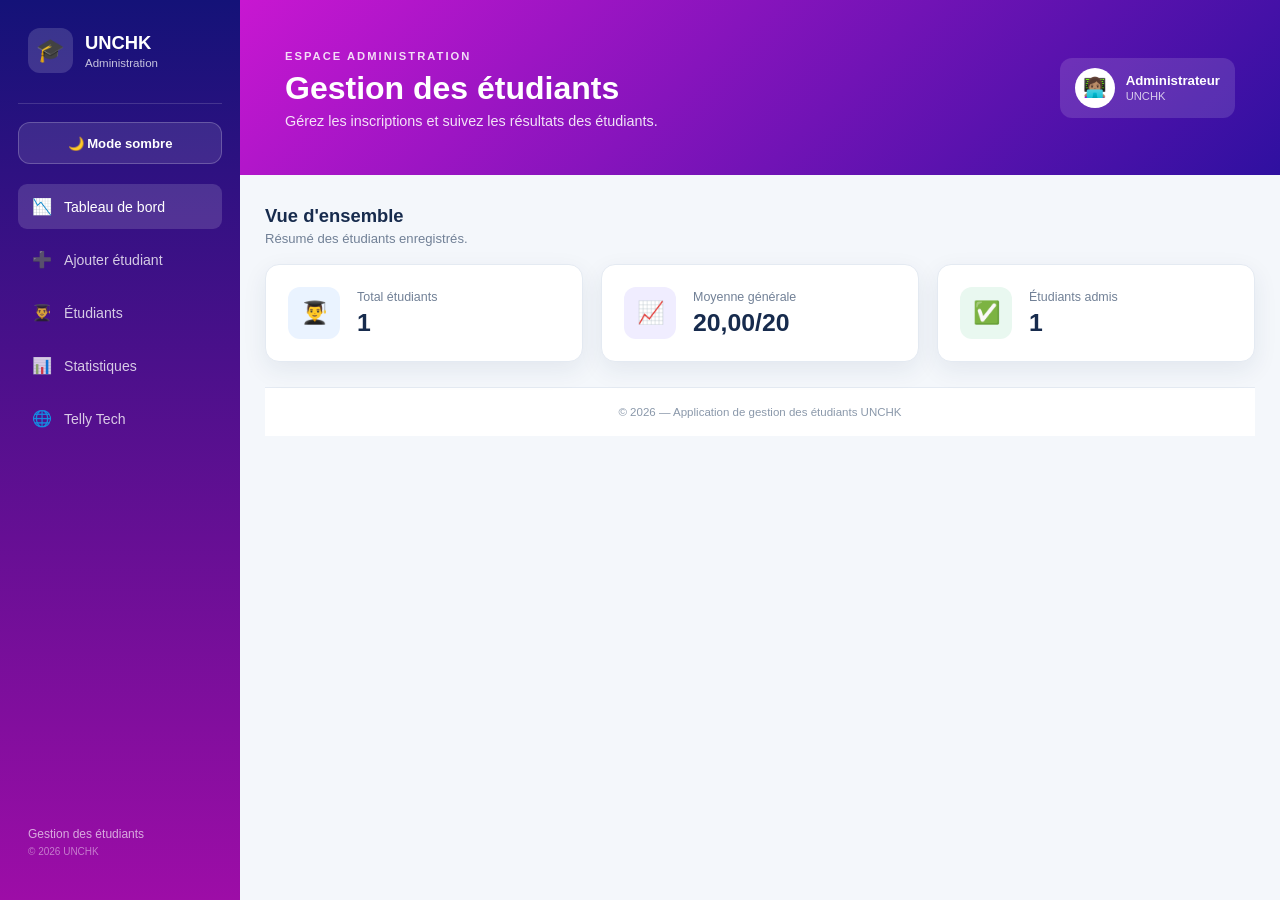
<file: index.html>
<!DOCTYPE html>
<html lang="fr">

<head>
    <meta charset="UTF-8">
    <meta name="viewport" content="width=device-width, initial-scale=1.0">

    <title>Gestion des étudiants UNCHK</title>

    <link rel="stylesheet" href="style.css">
</head>
<body>
    <aside class="barre-laterale">

        <div class="logo">
            <div class="icone-logo">🎓</div>
            <div>
                <strong>UNCHK</strong>
                <span>Administration</span>
            </div>
        </div>

        <button type="button" class="bouton-theme" aria-pressed="false">
            🌙 Mode sombre
        </button>

        <nav class="menu">

            <a href="index.html" class="lien-menu actif" aria-current="page">
                <span>📉</span>
                Tableau de bord
            </a>

            <a href="ajout.html" class="lien-menu">
                <span>➕</span>
                Ajouter étudiant
            </a>

            <a href="liste.html" class="lien-menu">
                <span>👨‍🎓</span>
                Étudiants
            </a>
            <a href="classe.html" class="lien-menu">
                <span>📊</span>
                Statistiques
            </a>
            <a href="https://telly-tech.com/" class="lien-menu">
                <span>🌐</span>
                Telly Tech
            </a>

        </nav>

        <div class="bas-barre">
            <p>Gestion des étudiants</p>
            <small>© 2026 UNCHK</small>
        </div>

    </aside>

    <div class="contenu-principal">


        <header class="en-tete">

            <div>
                <span class="etiquette-page">ESPACE ADMINISTRATION</span>

                <h1>Gestion des étudiants</h1>

                <p>
                    Gérez les inscriptions et suivez les résultats des étudiants.
                </p>
            </div>

            <div class="profil">
                <div class="icone-profil">👩🏽‍💻</div>

                <div>
                    <strong>Administrateur</strong>
                    <span>UNCHK</span>
                </div>
            </div>

        </header>


        <main class="conteneur">


            <section class="section-stats">

                <div class="titre-section">
                    <div>
                        <h2>Vue d'ensemble</h2>
                        <p>Résumé des étudiants enregistrés.</p>
                    </div>
                </div>


                <div class="grille-stats">

                    <div class="carte-stat">

                        <div class="icone-stat icone-bleue">
                            👨‍🎓
                        </div>

                        <div class="contenu-stat">
                            <span>Total étudiants</span>
                            <strong id="total-etudiants">0</strong>
                        </div>

                    </div>


                    <div class="carte-stat">

                        <div class="icone-stat icone-violette">
                            📈
                        </div>

                        <div class="contenu-stat">
                            <span>Moyenne générale</span>
                            <strong id="moyenne-generale">0,00/20</strong>
                        </div>

                    </div>


                    <div class="carte-stat">

                        <div class="icone-stat icone-verte">
                            ✅
                        </div>

                        <div class="contenu-stat">
                            <span>Étudiants admis</span>
                            <strong id="etudiants-admis">0</strong>
                        </div>

                    </div>

                </div>

            </section>




        <footer>
            <p>
                © 2026 — Application de gestion des étudiants UNCHK
            </p>
        </footer>

    </div>


    <script src="script.js"></script>

</body>

</html>
</file>
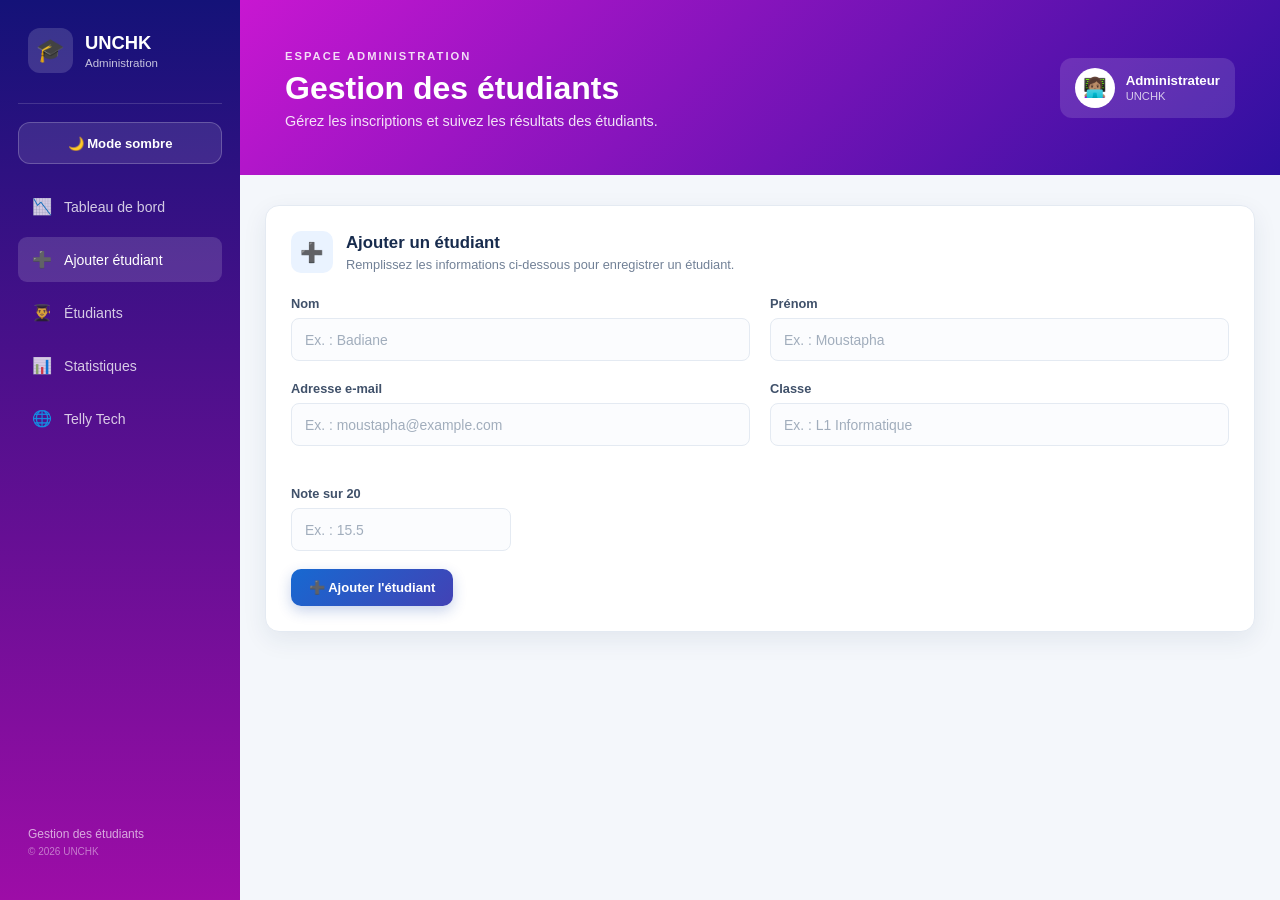
<file: ajout.html>
<!DOCTYPE html>
<html lang="fr">
<head>
    <meta charset="UTF-8">
    <meta name="viewport" content="width=device-width, initial-scale=1.0">
    <title>Ajouter un étudiant | UNCHK</title>
    <link rel="stylesheet" href="style.css">
</head>
<body>
    <aside class="barre-laterale">

        <div class="logo">
            <div class="icone-logo">🎓</div>
            <div>
                <strong>UNCHK</strong>
                <span>Administration</span>
            </div>
        </div>

        <button type="button" class="bouton-theme" aria-pressed="false">
            🌙 Mode sombre
        </button>

        <nav class="menu">

            <a href="index.html" class="lien-menu">
                <span>📉</span>
                Tableau de bord
            </a>

            <a href="ajout.html" class="lien-menu actif" aria-current="page">
                <span>➕</span>
                Ajouter étudiant
            </a>

            <a href="liste.html" class="lien-menu">
                <span>👨‍🎓</span>
                Étudiants
            </a>
            <a href="classe.html" class="lien-menu">
                <span>📊</span>
                Statistiques
            </a>
            <a href="https://telly-tech.com/" class="lien-menu">
                <span>🌐</span>
                Telly Tech
            </a>

        </nav>

        <div class="bas-barre">
            <p>Gestion des étudiants</p>
            <small>© 2026 UNCHK</small>
        </div>

    </aside>

    <div class="contenu-principal">


        <header class="en-tete">

            <div>
                <span class="etiquette-page">ESPACE ADMINISTRATION</span>

                <h1>Gestion des étudiants</h1>

                <p>
                    Gérez les inscriptions et suivez les résultats des étudiants.
                </p>
            </div>

            <div class="profil">
                <div class="icone-profil">👩🏽‍💻</div>

                <div>
                    <strong>Administrateur</strong>
                    <span>UNCHK</span>
                </div>
            </div>

        </header>


        <main class="conteneur">


            


            <section class="carte-contenu" id="ajouter">

                <div class="titre-carte">

                    <div class="icone-titre">
                        ➕
                    </div>

                    <div>
                        <h2>Ajouter un étudiant</h2>
                        <p>
                            Remplissez les informations ci-dessous pour enregistrer un étudiant.
                        </p>
                    </div>

                </div>


                <form id="form-etudiant">

                    <div class="grille-formulaire">

                        <div class="champ-formulaire">

                            <label for="nom">
                                Nom
                            </label>

                            <input
                                type="text"
                                id="nom"
                                name="nom"
                                placeholder="Ex. : Badiane"
                            >

                        </div>


                        <div class="champ-formulaire">

                            <label for="prenom">
                                Prénom
                            </label>

                            <input
                                type="text"
                                id="prenom"
                                name="prenom"
                                placeholder="Ex. : Moustapha"
                            >

                        </div>


                        <div class="champ-formulaire">

                            <label for="email">
                                Adresse e-mail
                            </label>

                            <input
                                type="email"
                                id="email"
                                name="email"
                                placeholder="Ex. : moustapha@example.com"
                            >

                        </div>


                        <div class="champ-formulaire">

                            <label for="classe">
                                Classe
                            </label>

                            <input
                                type="text"
                                id="classe"
                                name="classe"
                                placeholder="Ex. : L1 Informatique"
                            >

                        </div>


                        <div class="champ-formulaire champ-note">

                            <label for="note">
                                Note sur 20
                            </label>

                            <input
                                type="number"
                                id="note"
                                name="note"
                                min="0"
                                max="20"
                                step="0.5"
                                placeholder="Ex. : 15.5"
                            >

                        </div>

                    </div>


                    <div id="form-message" class="message-formulaire"></div>


                    <div class="actions-formulaire">

                        <button
                            type="submit"
                            class="bouton bouton-principal"
                        >
                            ➕ Ajouter l'étudiant
                        </button>


                        <button
                            type="button"
                            id="btn-annuler-modif"
                            class="bouton bouton-secondaire cache"
                        >
                            Annuler la modification
                        </button>

                    </div>

                </form>

            </section>
    
    <script src="script.js"></script>
</body>
</html>
</file>
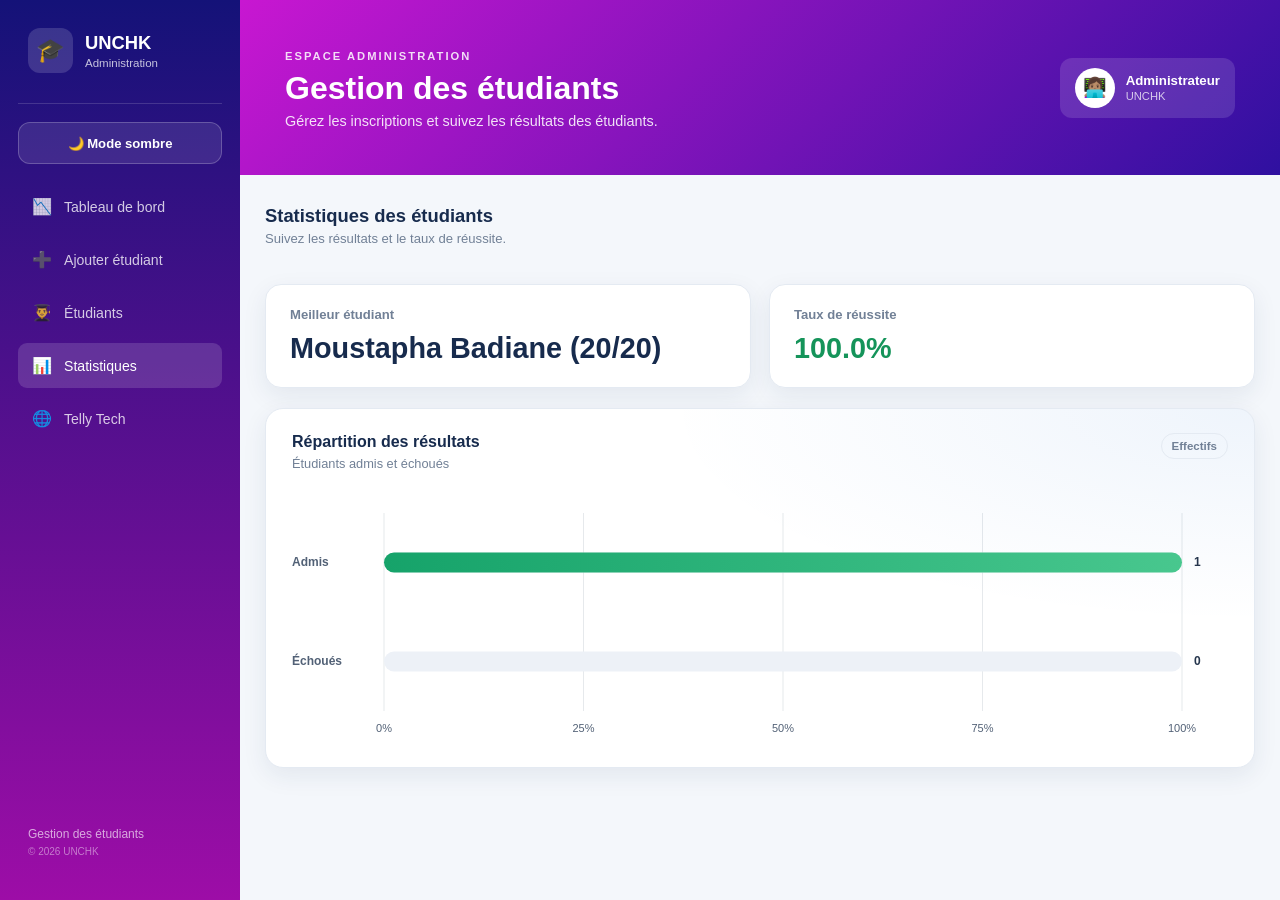
<file: classe.html>
<!DOCTYPE html>
<html lang="fr">
<head>
    <meta charset="UTF-8">
    <meta name="viewport" content="width=device-width, initial-scale=1.0">
    <title>Statistiques | UNCHK</title>
    <link rel="stylesheet" href="style.css">
</head>
<body>
    <aside class="barre-laterale">

        <div class="logo">
            <div class="icone-logo">🎓</div>
            <div>
                <strong>UNCHK</strong>
                <span>Administration</span>
            </div>
        </div>

        <button type="button" class="bouton-theme" aria-pressed="false">
            🌙 Mode sombre
        </button>

        <nav class="menu">
            <a href="index.html" class="lien-menu">
                <span>📉</span>
                Tableau de bord
            </a>
            <a href="ajout.html" class="lien-menu">
                <span>➕</span>
                Ajouter étudiant
            </a>
            <a href="liste.html" class="lien-menu">
                <span>👨‍🎓</span>
                Étudiants
            </a>
            <a href="classe.html" class="lien-menu actif" aria-current="page">
                <span>📊</span>
                Statistiques
            </a>
            <a href="https://telly-tech.com/" class="lien-menu">
                <span>🌐</span>
                Telly Tech
            </a>
        </nav>
         <div class="bas-barre">
            <p>Gestion des étudiants</p>
            <small>© 2026 UNCHK</small>
        </div>

    </aside>
    <div class="contenu-principal">


        <header class="en-tete">

            <div>
                <span class="etiquette-page">ESPACE ADMINISTRATION</span>

                <h1>Gestion des étudiants</h1>

                <p>
                    Gérez les inscriptions et suivez les résultats des étudiants.
                </p>
            </div>

            <div class="profil">
                <div class="icone-profil">👩🏽‍💻</div>

                <div>
                    <strong>Administrateur</strong>
                    <span>UNCHK</span>
                </div>
            </div>
        </header>
        <main class="conteneur">
            <section class="section-statistiques" aria-labelledby="titre-statistiques">
                <div class="titre-section">
                    <div>
                        <h2 id="titre-statistiques">Statistiques des étudiants</h2>
                        <p>Suivez les résultats et le taux de réussite.</p>
                    </div>
                </div>

                <div class="resume-statistiques">
                    <article class="carte-statistique">
                        <span class="libelle-statistique">Meilleur étudiant</span>
                        <p id="meilleur-etudiant">--</p>
                    </article>
                    <article class="carte-statistique carte-taux-reussite">
                        <span class="libelle-statistique">Taux de réussite</span>
                        <p id="taux-reussite">0%</p>
                    </article>
                </div>

                <section class="carte-graphique" aria-labelledby="titre-graphique">
                    <div class="entete-graphique">
                        <div>
                            <h3 id="titre-graphique">Répartition des résultats</h3>
                            <p>Étudiants admis et échoués</p>
                        </div>
                        <span class="indicateur-graphique">Effectifs</span>
                    </div>
                    <canvas
                        id="graphique-etudiants"
                        role="img"
                        aria-label="Graphique de répartition des étudiants admis et échoués">
                    </canvas>
                </section>
            </section>
        </main>

        <script src="script.js"></script>
</body>
</html>
</file>
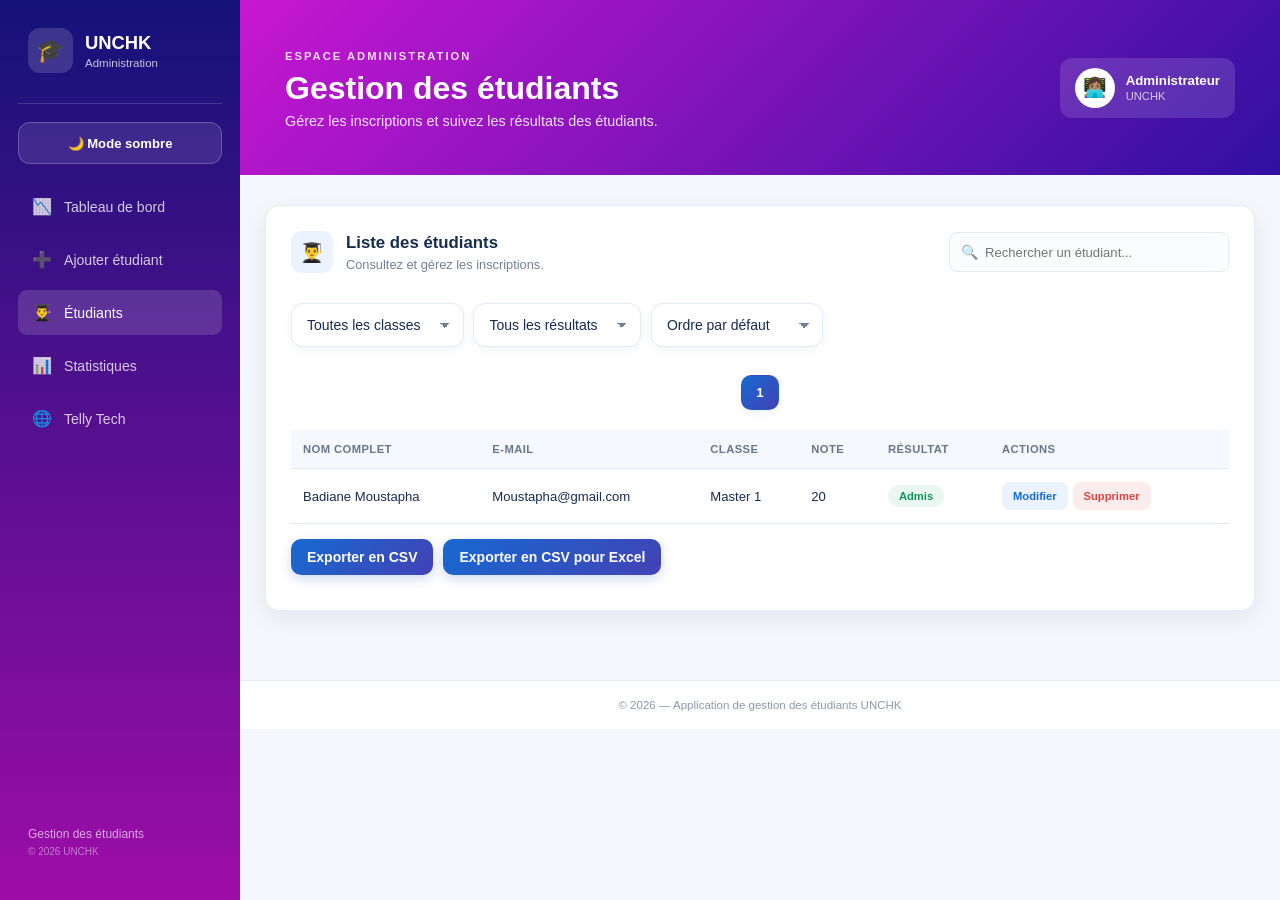
<file: liste.html>
<!DOCTYPE html>
<html lang="fr">

<head>
    <meta charset="UTF-8">
    <meta name="viewport" content="width=device-width, initial-scale=1.0">

    <title>Gestion des étudiants UNCHK</title>

    <link rel="stylesheet" href="style.css">
</head>

<body>
    <aside class="barre-laterale">

        <div class="logo">
            <div class="icone-logo">🎓</div>
            <div>
                <strong>UNCHK</strong>
                <span>Administration</span>
            </div>
        </div>

        <button type="button" class="bouton-theme" aria-pressed="false">
            🌙 Mode sombre
        </button>

        <nav class="menu">

            <a href="index.html" class="lien-menu">
                <span>📉</span>
                Tableau de bord
            </a>

            <a href="ajout.html" class="lien-menu">
                <span>➕</span>
                Ajouter étudiant
            </a>

            <a href="liste.html" class="lien-menu actif" aria-current="page">
                <span>👨‍🎓</span>
                Étudiants
            </a>
            <a href="classe.html" class="lien-menu">
                <span>📊</span>
                Statistiques
            </a>
            <a href="https://telly-tech.com/" class="lien-menu">
                <span>🌐</span>
                Telly Tech
            </a>

        </nav>

        <div class="bas-barre">
            <p>Gestion des étudiants</p>
            <small>© 2026 UNCHK</small>
        </div>

    </aside>

    <div class="contenu-principal">


        <header class="en-tete">

            <div>
                <span class="etiquette-page">ESPACE ADMINISTRATION</span>

                <h1>Gestion des étudiants</h1>

                <p>
                    Gérez les inscriptions et suivez les résultats des étudiants.
                </p>
            </div>

            <div class="profil">
                <div class="icone-profil">👩🏽‍💻</div>

                <div>
                    <strong>Administrateur</strong>
                    <span>UNCHK</span>
                </div>
            </div>

        </header>


        <main class="conteneur">



            <section class="carte-contenu carte-etudiants" id="liste">

                <div class="entete-liste">

                    <div class="titre-carte sans-marge">

                        <div class="icone-titre titre-bleu">
                            👨‍🎓
                        </div>

                        <div>
                            <h2>Liste des étudiants</h2>
                            <p>
                                Consultez et gérez les inscriptions.
                            </p>
                        </div>

                    </div>


                    <div class="zone-recherche">

                        <span>🔍</span>

                        <input
                            type="text"
                            id="search-input"
                            placeholder="Rechercher un étudiant..."
                        >

                    </div>

                </div>
                <!-- Filtre combiné et tri -->
<select id="filtre-classe">
    <option value="">Toutes les classes</option>
    <option value="Licence 1">Licence 1</option>
    <option value="Licence 2">Licence 2</option>
    <option value="Master 1">Master 1</option>
    
</select>

<select id="filtre-statut">
    <option value="">Tous les résultats</option>
    <option value="admis">Admis</option>
    <option value="echoue">Échoué</option>
</select>

<select id="tri-etudiants">
    <option value="">Ordre par défaut</option>
    <option value="nom">Nom A-Z</option>
    <option value="nom-desc">Nom Z-A</option>
    <option value="note-asc">Note croissante</option>
    <option value="note-desc">Note décroissante</option>
</select>

<!-- Pagination -->
<div id="pagination"></div>

<!-- Confirmation personnalisée -->
<dialog id="modal-suppression">
    <p id="message-suppression">
        Voulez-vous supprimer cet étudiant ?
    </p>
    <button type="button" id="confirmer-suppression">
        Oui, supprimer
    </button>
    <button type="button" id="annuler-suppression">
        Annuler
    </button>
</dialog>

<!-- Modification dans une fenêtre modale -->
<dialog id="modal-edition">
    <h3>Modifier un étudiant</h3>
    <form id="form-edition">
        <input id="edition-nom" placeholder="Nom" required>
        <input id="edition-prenom" placeholder="Prénom" required>
        <input id="edition-email" type="email" placeholder="Email" required>
        <input id="edition-classe" placeholder="Classe" required>
        <input id="edition-note" type="number" min="0" max="20"
               step="0.01" placeholder="Note" required>
        <button type="submit">Enregistrer</button>
        <button type="button" id="annuler-edition">Annuler</button>
    </form>
</dialog>
               


                <div class="cadre-tableau">

                    <table class="tableau-etudiants">

                        <thead>

                            <tr>
                                <th>Nom complet</th>
                                <th>E-mail</th>
                                <th>Classe</th>
                                <th>Note</th>
                                <th>Résultat</th>
                                <th>Actions</th>
                            </tr>

                        </thead>


                        <tbody id="tbody-etudiants"></tbody>

                    </table>

                </div>
               
<!-- Exporter les données -->
<div class="boutons-export">
    <button type="button" id="btn-export-csv">
        Exporter en CSV
    </button>

    <button type="button" id="btn-export-excel">
        Exporter en CSV pour Excel
    </button>
</div>

            </section>

        </main>


        <footer>
            <p>
                © 2026 — Application de gestion des étudiants UNCHK
            </p>
        </footer>

    </div>


    <script src="script.js"></script>

</body>

</html>
</file>
<file: style.css>
:root {
    --blue-dark: #123c78;
    --blue: #1769d1;
    --blue-light: #eaf3ff;

    --purple: #7357d8;
    --purple-light: #f0edff;

    --green: #15945a;
    --green-light: #e9f8f0;

    --red: #d94343;
    --red-light: #fdecec;

    --background: #f4f7fb;
    --white: #ffffff;

    --text: #172b4d;
    --muted: #718096;

    --border: #e4eaf2;

    --shadow: 0 8px 25px rgba(20, 50, 90, 0.08);
}

* {
    margin: 0;
    padding: 0;
    box-sizing: border-box;
}

html {
    scroll-behavior: smooth;
}

body {
    font-family:
        "Segoe UI",
        Tahoma,
        Geneva,
        Verdana,
        sans-serif;

    background: var(--background);
    color: var(--text);
}

.barre-laterale {
    position: fixed;

    left: 0;
    top: 0;

    width: 240px;
    height: 100vh;

    background: linear-gradient(
        180deg,
        #141278 0%,
        #9d0da7 100%
    );

    color: white;

    padding: 28px 18px;

    display: flex;
    flex-direction: column;

    z-index: 10;
}

.logo {
    display: flex;
    align-items: center;

    gap: 12px;

    padding: 0 10px 30px;

    border-bottom:
        1px solid rgba(255, 255, 255, 0.15);
}

.icone-logo {
    width: 45px;
    height: 45px;

    background: rgba(255,255,255,0.15);

    border-radius: 12px;

    display: flex;
    justify-content: center;
    align-items: center;

    font-size: 23px;
}

.logo strong {
    display: block;

    font-size: 1.15rem;
}


.logo span {
    display: block;

    font-size: 0.72rem;

    opacity: 0.75;

    margin-top: 3px;
}

.bouton-theme {
    display: flex;
    align-items: center;
    justify-content: center;
    gap: 8px;
    width: 100%;
    min-height: 42px;
    margin-top: 18px;
    padding: 10px 12px;
    border: 1px solid rgba(255, 255, 255, 0.22);
    border-radius: 12px;
    background: rgba(255, 255, 255, 0.1);
    color: white;
    font: inherit;
    font-size: 0.82rem;
    font-weight: 700;
    cursor: pointer;
    transition: background 0.2s ease, transform 0.2s ease, box-shadow 0.2s ease;
}

.bouton-theme:hover {
    transform: translateY(-1px);
    background: rgba(255, 255, 255, 0.18);
    box-shadow: 0 5px 14px rgba(0, 0, 0, 0.16);
}

.bouton-theme:focus-visible {
    outline: 3px solid rgba(255, 255, 255, 0.55);
    outline-offset: 3px;
}

.menu {
    margin-top: 20px;

    display: flex;
    flex-direction: column;

    gap: 8px;
}

.lien-menu {
    color: rgba(255,255,255,0.78);

    text-decoration: none;

    padding: 13px 14px;

    border-radius: 9px;

    display: flex;
    align-items: center;

    gap: 12px;

    font-size: 0.88rem;

    transition: 0.2s ease;
}

.lien-menu span {
    font-size: 1rem;
}

.lien-menu:hover,
.lien-menu.actif {
    background: rgba(255,255,255,0.14);

    color: white;
}

.bas-barre {
    margin-top: auto;

    padding: 15px 10px;

    color: rgba(255,255,255,0.65);

    font-size: 0.75rem;
}

.bas-barre small {
    display: block;

    margin-top: 5px;

    opacity: 0.7;
}

.contenu-principal {
    margin-left: 240px;

    min-height: 100vh;
}

.en-tete {
    min-height: 175px;

    background:
        linear-gradient(
            135deg,
            #c817d1,
            #2f10a0
        );

    color: white;

    padding: 38px 45px;

    display: flex;

    align-items: center;

    justify-content: space-between;
}


.etiquette-page {
    display: inline-block;

    font-size: 0.7rem;

    font-weight: 700;

    letter-spacing: 0.18em;

    opacity: 0.85;

    margin-bottom: 8px;
}


.en-tete h1 {
    font-size: 2rem;

    font-weight: 800;

    margin-bottom: 6px;
}


.en-tete p {
    font-size: 0.9rem;

    opacity: 0.88;
}


.profil {
    display: flex;

    align-items: center;

    gap: 11px;

    background: rgba(255,255,255,0.13);

    padding: 10px 15px;

    border-radius: 12px;
}


.icone-profil {
    width: 40px;
    height: 40px;

    background: white;

    border-radius: 50%;

    display: flex;

    justify-content: center;
    align-items: center;

    font-size: 19px;
}


.profil strong {
    display: block;

    font-size: 0.83rem;
}


.profil span {
    display: block;

    font-size: 0.7rem;

    opacity: 0.75;

    margin-top: 2px;
}

.conteneur {
    width: min(1150px, calc(100% - 50px));

    margin: 0 auto;

    padding: 30px 0 45px;
}

.titre-section {
    margin-bottom: 18px;
}

.titre-section h2 {
    font-size: 1.15rem;

    margin-bottom: 4px;
}

.titre-section p {
    color: var(--muted);

    font-size: 0.82rem;
}

.grille-stats {
    display: grid;

    grid-template-columns:
        repeat(3, 1fr);

    gap: 18px;

    margin-bottom: 25px;
}

.carte-stat {
    background: white;

    border: 1px solid var(--border);

    border-radius: 14px;

    padding: 22px;

    box-shadow: var(--shadow);

    display: flex;

    align-items: center;

    gap: 17px;

    transition: 0.2s ease;
}

.carte-stat:hover {
    transform: translateY(-3px);

    box-shadow:
        0 12px 28px rgba(20,50,90,0.12);
}

.icone-stat {
    width: 52px;
    height: 52px;

    border-radius: 12px;

    display: flex;

    align-items: center;
    justify-content: center;

    font-size: 22px;
}

.icone-bleue {
    background: var(--blue-light);
}

.icone-violette {
    background: var(--purple-light);
}

.icone-verte {
    background: var(--green-light);
}

.contenu-stat span {
    display: block;

    color: var(--muted);

    font-size: 0.78rem;

    margin-bottom: 5px;
}

.contenu-stat strong {
    display: block;

    color: var(--text);

    font-size: 1.55rem;

    font-weight: 800;
}

.carte-contenu {
    background: white;

    border: 1px solid var(--border);

    border-radius: 14px;

    box-shadow: var(--shadow);

    padding: 25px;

    margin-bottom: 24px;
}

.titre-carte {
    display: flex;

    align-items: center;

    gap: 13px;

    margin-bottom: 23px;
}

.titre-carte.sans-marge {
    margin-bottom: 0;
}

.icone-titre {
    width: 42px;
    height: 42px;

    border-radius: 10px;

    background: var(--blue-light);

    display: flex;

    align-items: center;
    justify-content: center;

    font-size: 19px;
}

.titre-bleu {
    background: var(--blue-light);
}

.titre-carte h2 {
    font-size: 1.05rem;

    margin-bottom: 4px;
}

.titre-carte p {
    color: var(--muted);

    font-size: 0.8rem;
}

.grille-formulaire {
    display: grid;

    grid-template-columns:
        repeat(2, 1fr);

    gap: 20px;
}

.champ-formulaire {
    display: flex;

    flex-direction: column;
}

.champ-note {
    margin-top: 20px;

    max-width: calc(50% - 10px);
}

.champ-formulaire label {
    color: #40516a;

    font-size: 0.8rem;

    font-weight: 600;

    margin-bottom: 7px;
}

.champ-formulaire input {
    width: 100%;

    height: 43px;

    border: 1px solid var(--border);

    border-radius: 8px;

    background: #fbfcfe;

    color: var(--text);

    padding: 0 13px;

    outline: none;

    font-size: 0.87rem;

    transition: 0.2s ease;
}

.champ-formulaire input:focus {
    background: white;

    border-color: var(--blue);

    box-shadow:
        0 0 0 3px rgba(23,105,209,0.10);
}

.champ-formulaire input::placeholder {
    color: #a1adbc;
}

.message-formulaire {
    min-height: 20px;

    margin: 15px 0;

    font-size: 0.82rem;

    font-weight: 600;

    display: none;
}

.message-formulaire.erreur {
    display: block;

    background: var(--red-light);

    color: var(--red);

    border: 1px solid #f2c2c2;

    padding: 9px 12px;

    border-radius: 8px;
}

.message-formulaire.succes {
    display: block;

    background: var(--green-light);

    color: var(--green);

    border: 1px solid #bce4cd;

    padding: 9px 12px;

    border-radius: 8px;
}

.actions-formulaire {
    display: flex;

    align-items: center;

    gap: 10px;

    margin-top: 18px;
}

.bouton {
    border: none;

    border-radius: 10px;

    padding: 11px 18px;

    cursor: pointer;

    font-size: 0.82rem;

    font-weight: 700;

    box-shadow: 0 4px 12px rgba(20, 50, 90, 0.12);

    transition:
        transform 0.2s ease,
        box-shadow 0.2s ease,
        background 0.2s ease;
}

.bouton:hover {
    transform: translateY(-2px);
    box-shadow: 0 8px 18px rgba(20, 50, 90, 0.18);
}

.bouton:focus-visible,
.bouton-action:focus-visible,
.boutons-export button:focus-visible,
#pagination button:focus-visible,
dialog button:focus-visible {
    outline: 3px solid rgba(23, 105, 209, 0.35);
    outline-offset: 3px;
}

.bouton-principal {
    background: linear-gradient(135deg, #1769d1, #4242b5);

    color: white;

    box-shadow:
        0 5px 14px rgba(23, 70, 170, 0.24);
}

.bouton-principal:hover {
    background: linear-gradient(135deg, #1257b5, #36349e);
}

.bouton-secondaire {
    background: #eef1f5;

    color: #526174;
}

.bouton-secondaire:hover {
    background: #e1e6ed;
}

body.mode-sombre .bouton-secondaire {
    background: #374151;
    color: #e5e7eb;
}

body.mode-sombre .bouton-secondaire:hover {
    background: #4b5563;
}

.cache {
    display: none;
}

.carte-etudiants {
    padding-bottom: 20px;
}

.entete-liste {
    display: flex;

    justify-content: space-between;

    align-items: center;

    gap: 20px;

    margin-bottom: 22px;
}

.zone-recherche {
    position: relative;
}

.zone-recherche span {
    position: absolute;

    left: 12px;

    top: 50%;

    transform: translateY(-50%);

    font-size: 14px;

    opacity: 0.7;
}

.zone-recherche input {
    width: 280px;

    height: 40px;

    border: 1px solid var(--border);

    border-radius: 8px;

    padding: 0 12px 0 35px;

    outline: none;

    font-size: 0.82rem;

    background: #fbfcfe;
}

.zone-recherche input:focus {
    border-color: var(--blue);

    background: white;

    box-shadow:
        0 0 0 3px rgba(23,105,209,0.08);
}

.cadre-tableau {
    width: 100%;

    overflow-x: auto;
}

.tableau-etudiants {
    width: 100%;

    border-collapse: collapse;

    min-width: 750px;
}

.tableau-etudiants th,
.tableau-etudiants td {
    padding: 13px 12px;

    border-bottom: 1px solid var(--border);

    text-align: left;

    font-size: 0.82rem;
}

.tableau-etudiants th {
    background: #f5f8fc;

    color: #65758b;

    font-size: 0.7rem;

    text-transform: uppercase;

    letter-spacing: 0.04em;

    font-weight: 700;
}

.tableau-etudiants tbody tr {
    transition: 0.15s ease;
}


.tableau-etudiants tbody tr:hover {
    background: #f8fbff;
}

.etiquette-resultat {
    display: inline-block;

    padding: 5px 11px;

    border-radius: 20px;

    font-size: 0.7rem;

    font-weight: 700;
}

.resultat-admis {
    background: var(--green-light);

    color: var(--green);
}

.resultat-echoue {
    background: var(--red-light);

    color: var(--red);
}

.bouton-action {
    border: none;

    border-radius: 8px;

    padding: 8px 11px;

    margin-right: 5px;

    font-size: 0.7rem;

    font-weight: 700;

    cursor: pointer;

    transition:
        transform 0.18s ease,
        box-shadow 0.18s ease,
        background 0.18s ease;
}

.bouton-action:hover {
    transform: translateY(-1px);
    box-shadow: 0 4px 10px rgba(20, 50, 90, 0.12);
}

.bouton-modifier {
    background: var(--blue-light);

    color: var(--blue);
}

.bouton-modifier:hover {
    background: #d8e9ff;
}

.bouton-supprimer {
    background: var(--red-light);

    color: var(--red);
}

.bouton-supprimer:hover {
    background: #f9d6d6;
}

body.mode-sombre .bouton-modifier {
    background: rgba(59, 130, 246, 0.18);
    color: #93c5fd;
}

body.mode-sombre .bouton-modifier:hover {
    background: rgba(59, 130, 246, 0.28);
}

body.mode-sombre .bouton-supprimer {
    background: rgba(239, 68, 68, 0.16);
    color: #fca5a5;
}

body.mode-sombre .bouton-supprimer:hover {
    background: rgba(239, 68, 68, 0.26);
}

footer {
    text-align: center;

    padding: 18px;

    color: #8a98aa;

    font-size: 0.72rem;

    border-top: 1px solid var(--border);

    background: white;
}

@media (max-width: 900px) {

    .barre-laterale {
        width: 200px;
    }

    .contenu-principal {
        margin-left: 200px;
    }

    .en-tete {
        padding: 30px;
    }

    .conteneur {
        width: min(100% - 30px, 1150px);
    }

}

@media (max-width: 750px) {

    .barre-laterale {
        position: static;

        width: 100%;

        height: auto;

        padding: 15px;
    }


    .logo {
        border-bottom: none;

        padding-bottom: 10px;
    }

    .menu {
        margin-top: 10px;

        flex-direction: row;

        overflow-x: auto;
    }

    .lien-menu {
        white-space: nowrap;
    }

    .bas-barre {
        display: none;
    }

    .contenu-principal {
        margin-left: 0;
    }

    .en-tete {
        min-height: auto;

        padding: 28px 20px;

        flex-direction: column;

        align-items: flex-start;

        gap: 18px;
    }

    .profil {
        width: 100%;
    }

    .conteneur {
        width: calc(100% - 24px);

        padding-top: 22px;
    }

    .grille-stats {
        grid-template-columns: 1fr;
    }

    .grille-formulaire {
        grid-template-columns: 1fr;
    }

    .champ-note {
        max-width: 100%;

        margin-top: 20px;
    }

    .entete-liste {
        flex-direction: column;

        align-items: stretch;
    }

    .zone-recherche,
    .zone-recherche input {
        width: 100%;
    }

    .actions-formulaire {
        flex-direction: column;

        align-items: stretch;
    }

    .bouton {
        width: 100%;
    }
}

@media (max-width: 450px) {

    .en-tete h1 {
        font-size: 1.55rem;
    }

    .carte-contenu {
        padding: 18px;
    }

    .carte-stat {
        padding: 18px;
    }
}

.section-statistiques {
    display: grid;
    gap: 20px;
}

.resume-statistiques {
    display: grid;
    grid-template-columns: repeat(2, minmax(0, 1fr));
    gap: 18px;
}

.carte-statistique {
    min-width: 0;
    padding: 22px 24px;
    border: 1px solid var(--border);
    border-radius: 16px;
    background: var(--white);
    box-shadow: var(--shadow);
    text-align: left;
    transition: transform 0.2s ease, box-shadow 0.2s ease;
}

.carte-statistique:hover,
.carte-graphique:hover {
    transform: translateY(-2px);
    box-shadow: 0 14px 32px rgba(20, 50, 90, 0.12);
}

.libelle-statistique {
    display: block;
    margin-bottom: 10px;
    color: var(--muted);
    font-size: 0.82rem;
    font-weight: 600;
}

.carte-statistique p {
    overflow-wrap: anywhere;
    color: var(--text);
    font-size: clamp(1.25rem, 2.5vw, 1.8rem);
    font-weight: 750;
    margin: 0;
}

.carte-taux-reussite p {
    color: var(--green);
}

.carte-graphique {
    min-width: 0;
    padding: 24px 26px 18px;
    border: 1px solid var(--border);
    border-radius: 18px;
    background:
        radial-gradient(ellipse at top right, rgba(23, 105, 209, 0.07), transparent 42%),
        var(--white);
    box-shadow: var(--shadow);
    transition: transform 0.2s ease, box-shadow 0.2s ease;
}

.entete-graphique {
    display: flex;
    align-items: flex-start;
    justify-content: space-between;
    gap: 16px;
    margin-bottom: 8px;
}

.entete-graphique h3 {
    margin-bottom: 5px;
    color: var(--text);
    font-size: 1rem;
}

.entete-graphique p {
    color: var(--muted);
    font-size: 0.8rem;
}

.indicateur-graphique {
    padding: 6px 10px;
    border: 1px solid var(--border);
    border-radius: 999px;
    color: var(--muted);
    font-size: 0.72rem;
    font-weight: 600;
    white-space: nowrap;
}

/* Filtres et tri */
#filtre-classe,
#tri-etudiants,
#filtre-statut {
    appearance: none;
    min-height: 44px;
    padding: 10px 42px 10px 15px;
    margin: 8px 5px 8px 0;
    border: 1px solid var(--border);
    border-radius: 12px;
    background-color: var(--white);
    background-image:
        linear-gradient(45deg, transparent 50%, #718096 50%),
        linear-gradient(135deg, #718096 50%, transparent 50%);
    background-position:
        calc(100% - 18px) 50%,
        calc(100% - 13px) 50%;
    background-size: 5px 5px;
    background-repeat: no-repeat;
    color: var(--text);
    font-size: 14px;
    cursor: pointer;
    box-shadow: 0 3px 10px rgba(20, 50, 90, 0.06);
    transition:
        border-color 0.2s ease,
        box-shadow 0.2s ease,
        background-color 0.2s ease;
}

#filtre-classe:hover,
#tri-etudiants:hover,
#filtre-statut:hover {
    border-color: rgba(23, 105, 209, 0.45);
    box-shadow: 0 5px 14px rgba(20, 50, 90, 0.1);
}

#filtre-classe:focus-visible,
#tri-etudiants:focus-visible,
#filtre-statut:focus-visible {
    border-color: var(--blue);
    outline: 3px solid rgba(23, 105, 209, 0.2);
    outline-offset: 2px;
}

#filtre-classe option,
#tri-etudiants option,
#filtre-statut option {
    background: var(--white);
    color: var(--text);
}

/* Conteneur des boutons d'exportation */
.boutons-export {
    display: flex;
    flex-wrap: wrap;
    gap: 10px;
    margin: 15px 0;
}

/* Boutons d'exportation */
.boutons-export button {
    background: linear-gradient(135deg, #1769d1, #4242b5);
    color: white;
    padding: 10px 16px;
    border: none;
    border-radius: 10px;
    cursor: pointer;
    font-size: 14px;
    font-weight: 700;
    box-shadow: 0 4px 12px rgba(23, 70, 170, 0.2);
    transition: transform 0.2s ease, box-shadow 0.2s ease, background 0.2s ease;
}

/* Effet au survol */
.boutons-export button:hover {
    transform: translateY(-2px);
    background: linear-gradient(135deg, #1257b5, #36349e);
    box-shadow: 0 8px 18px rgba(23, 70, 170, 0.24);
}

/* Adaptation aux téléphones */
@media screen and (max-width: 600px) {
    #filtre-classe,
    #tri-etudiants,
    #filtre-statut {
        width: 100%;
        margin: 5px 0;
    }

    .boutons-export {
        flex-direction: column;
    }

    .boutons-export button {
        width: 100%;
    }
}

/* Pagination */
#pagination {
    display: flex;
    justify-content: center;
    flex-wrap: wrap;
    gap: 8px;
    margin: 20px 0;
}

#pagination button {
    min-width: 38px;
    padding: 9px 13px;
    border: 1px solid rgba(23, 105, 209, 0.18);
    border-radius: 10px;
    cursor: pointer;
    background: var(--white);
    color: var(--blue);
    font-weight: 700;
    box-shadow: 0 3px 9px rgba(20, 50, 90, 0.08);
    transition: transform 0.18s ease, background 0.18s ease, box-shadow 0.18s ease;
}

#pagination button:hover {
    transform: translateY(-1px);
    background: var(--blue-light);
    box-shadow: 0 5px 12px rgba(20, 50, 90, 0.13);
}

#pagination button.actif {
    border-color: transparent;
    background: linear-gradient(135deg, #1769d1, #4242b5);
    color: white;
}

body.mode-sombre #pagination button {
    border-color: #4b5563;
    background: #1f2937;
    color: #bfdbfe;
}

body.mode-sombre #pagination button:hover {
    background: #374151;
}

body.mode-sombre #pagination button.actif {
    border-color: transparent;
    background: linear-gradient(135deg, #2563eb, #4f46e5);
    color: white;
}

/* Fenêtres modales */
dialog {
    width: min(90%, 400px);
    border: none;
    border-radius: 12px;
    padding: 24px;
    box-shadow: 0 10px 35px #0004;
}

dialog::backdrop {
    background: #0008;
}

dialog input {
    box-sizing: border-box;
    width: 100%;
    padding: 10px;
    margin: 7px 0;
    border: 1px solid #ccc;
    border-radius: 6px;
}

dialog button {
    padding: 10px 14px;
    margin: 5px 3px;
    border: none;
    border-radius: 9px;
    cursor: pointer;
    background: #eef1f5;
    color: #40516a;
    font-weight: 700;
    transition: transform 0.18s ease, background 0.18s ease, box-shadow 0.18s ease;
}

dialog button:hover {
    transform: translateY(-1px);
    background: #e1e6ed;
    box-shadow: 0 4px 10px rgba(20, 50, 90, 0.12);
}

#confirmer-suppression {
    background: linear-gradient(135deg, #dc3545, #b91c36);
    color: #fff;
}

#confirmer-suppression:hover {
    background: linear-gradient(135deg, #c82333, #991b2b);
}

body.mode-sombre dialog button {
    background: #374151;
    color: #f9fafb;
}

body.mode-sombre dialog button:hover {
    background: #4b5563;
}

body.mode-sombre #confirmer-suppression {
    background: linear-gradient(135deg, #dc3545, #b91c36);
}

#graphique-etudiants {
    display: block;
    width: 100%;
    height: 270px;
}

/* Mode sombre */
body.mode-sombre {
    background: #111827;
    color: #f9fafb;
    --text: #f9fafb;
    --muted: #b6c2d1;
    --border: #374151;
}

body.mode-sombre .carte-contenu,
body.mode-sombre .carte-stat,
body.mode-sombre .carte-statistique,
body.mode-sombre footer {
    background: #1f2937;
    color: #f9fafb;
    border-color: #374151;
}

body.mode-sombre .carte-statistique p {
    color: #f9fafb;
}

body.mode-sombre .carte-taux-reussite p {
    color: #86efac;
}

body.mode-sombre .carte-statistique,
body.mode-sombre .carte-graphique {
    background-color: #1f2937;
    background-image: none;
    border-color: #374151;
}

body.mode-sombre .entete-graphique h3 {
    color: #f9fafb;
}

body.mode-sombre .indicateur-graphique {
    border-color: #4b5563;
}

body.mode-sombre table,
body.mode-sombre th,
body.mode-sombre td {
    background: #1f2937;
    color: #f9fafb;
    border-color: #4b5563;
}

body.mode-sombre input,
body.mode-sombre select {
    background: #1f2937;
    color: #f9fafb;
    border-color: #4b5563;
}

body.mode-sombre #filtre-classe,
body.mode-sombre #tri-etudiants,
body.mode-sombre #filtre-statut {
    background-color: #1f2937;
    background-image:
        linear-gradient(45deg, transparent 50%, #b6c2d1 50%),
        linear-gradient(135deg, #b6c2d1 50%, transparent 50%);
    color: #f9fafb;
}

body.mode-sombre #filtre-classe option,
body.mode-sombre #tri-etudiants option,
body.mode-sombre #filtre-statut option {
    background: #1f2937;
    color: #f9fafb;
}

body.mode-sombre dialog {
    background: #1f2937;
    color: #f9fafb;
}

body.mode-sombre .bouton-secondaire {
   background: #374151;
   color: #f9fafb;
}

@media (max-width: 600px) {
    .resume-statistiques {
        grid-template-columns: 1fr;
    }

    .carte-graphique {
        padding: 20px 16px 14px;
    }

    #graphique-etudiants {
        height: 250px;
    }
}
</file>
